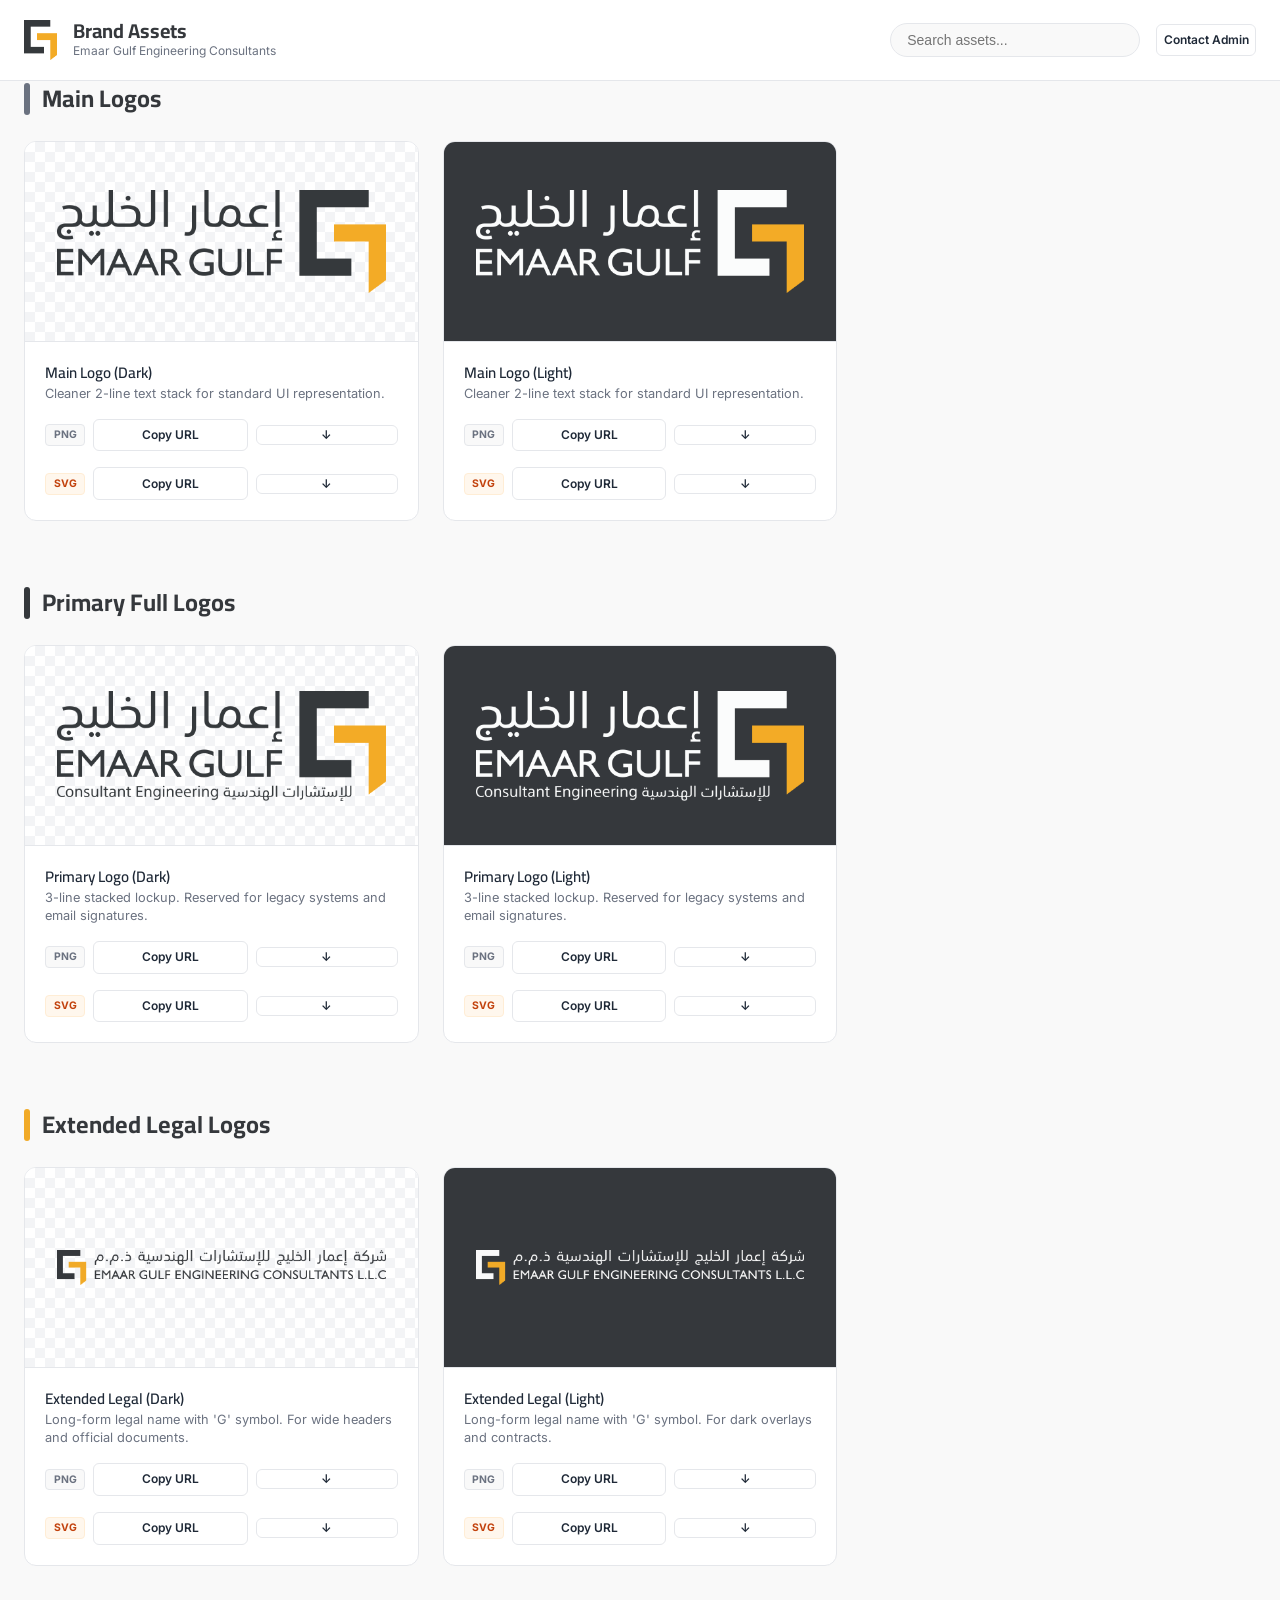
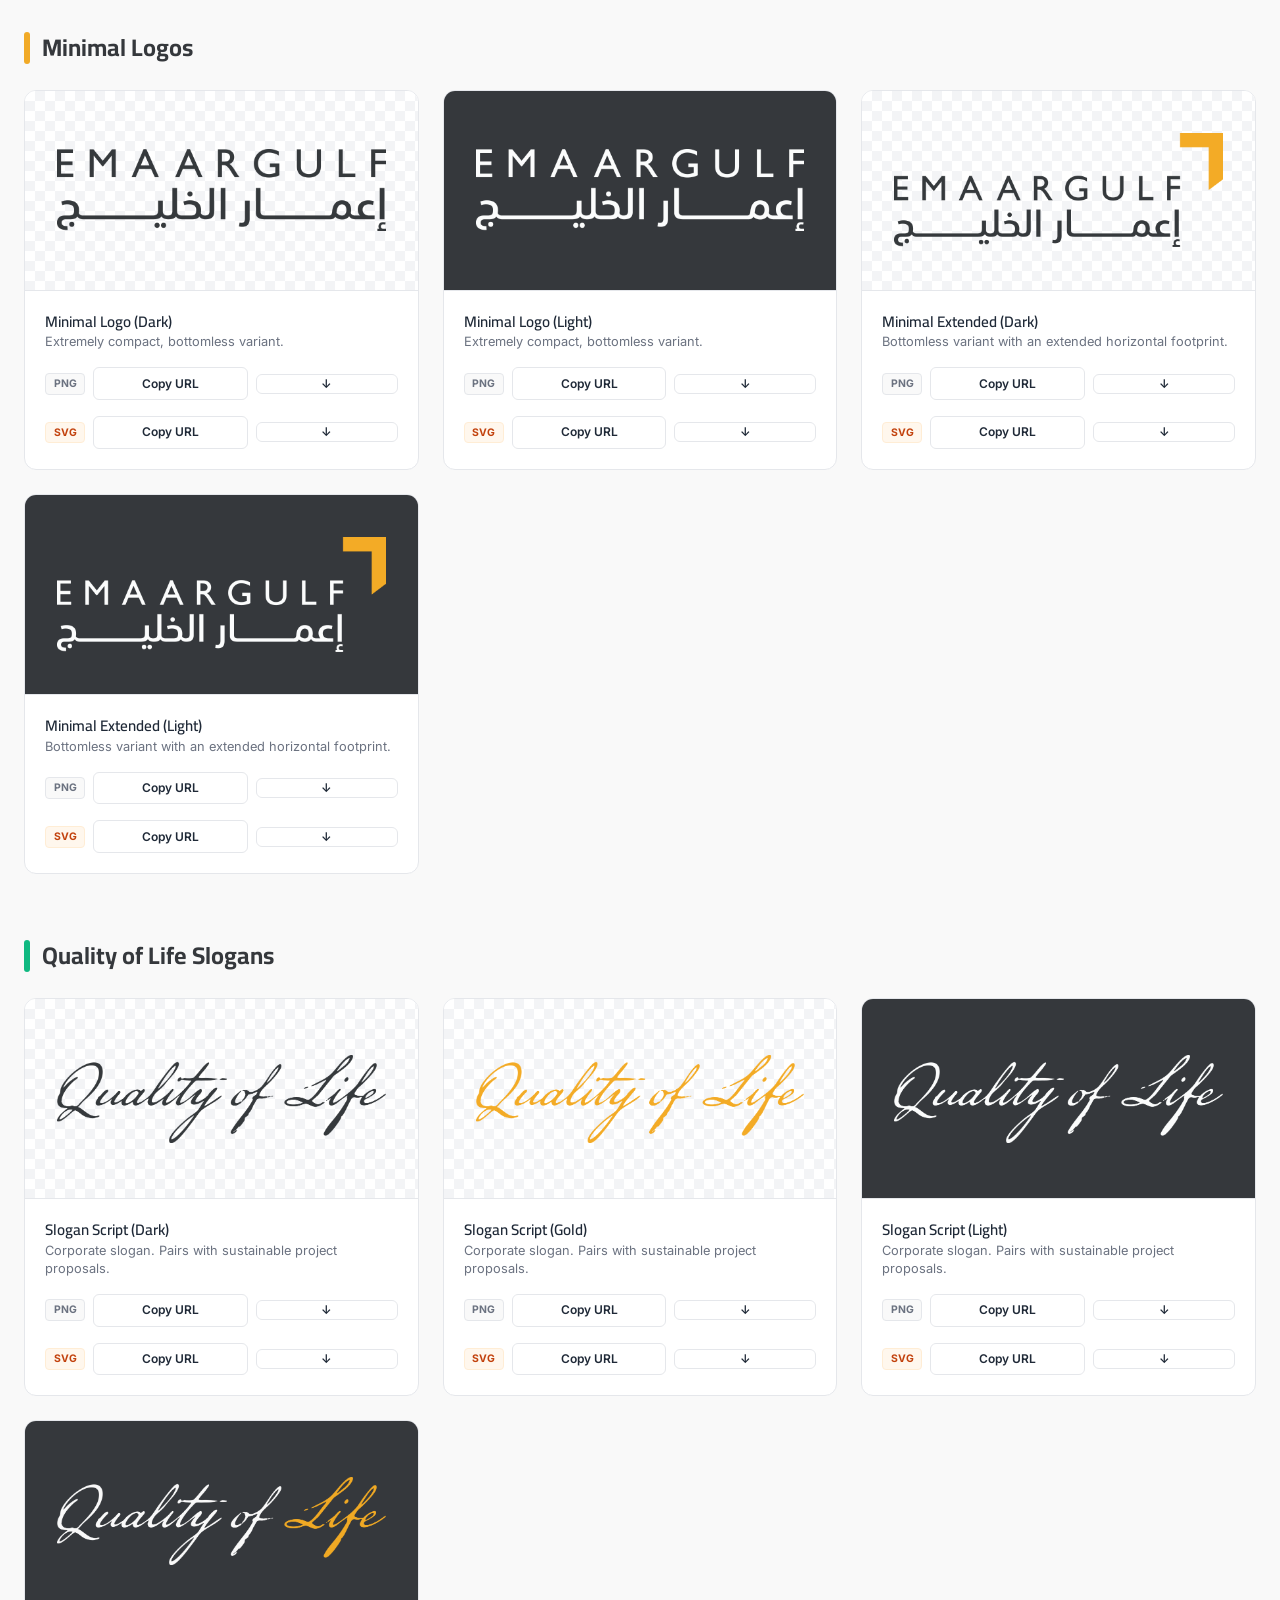
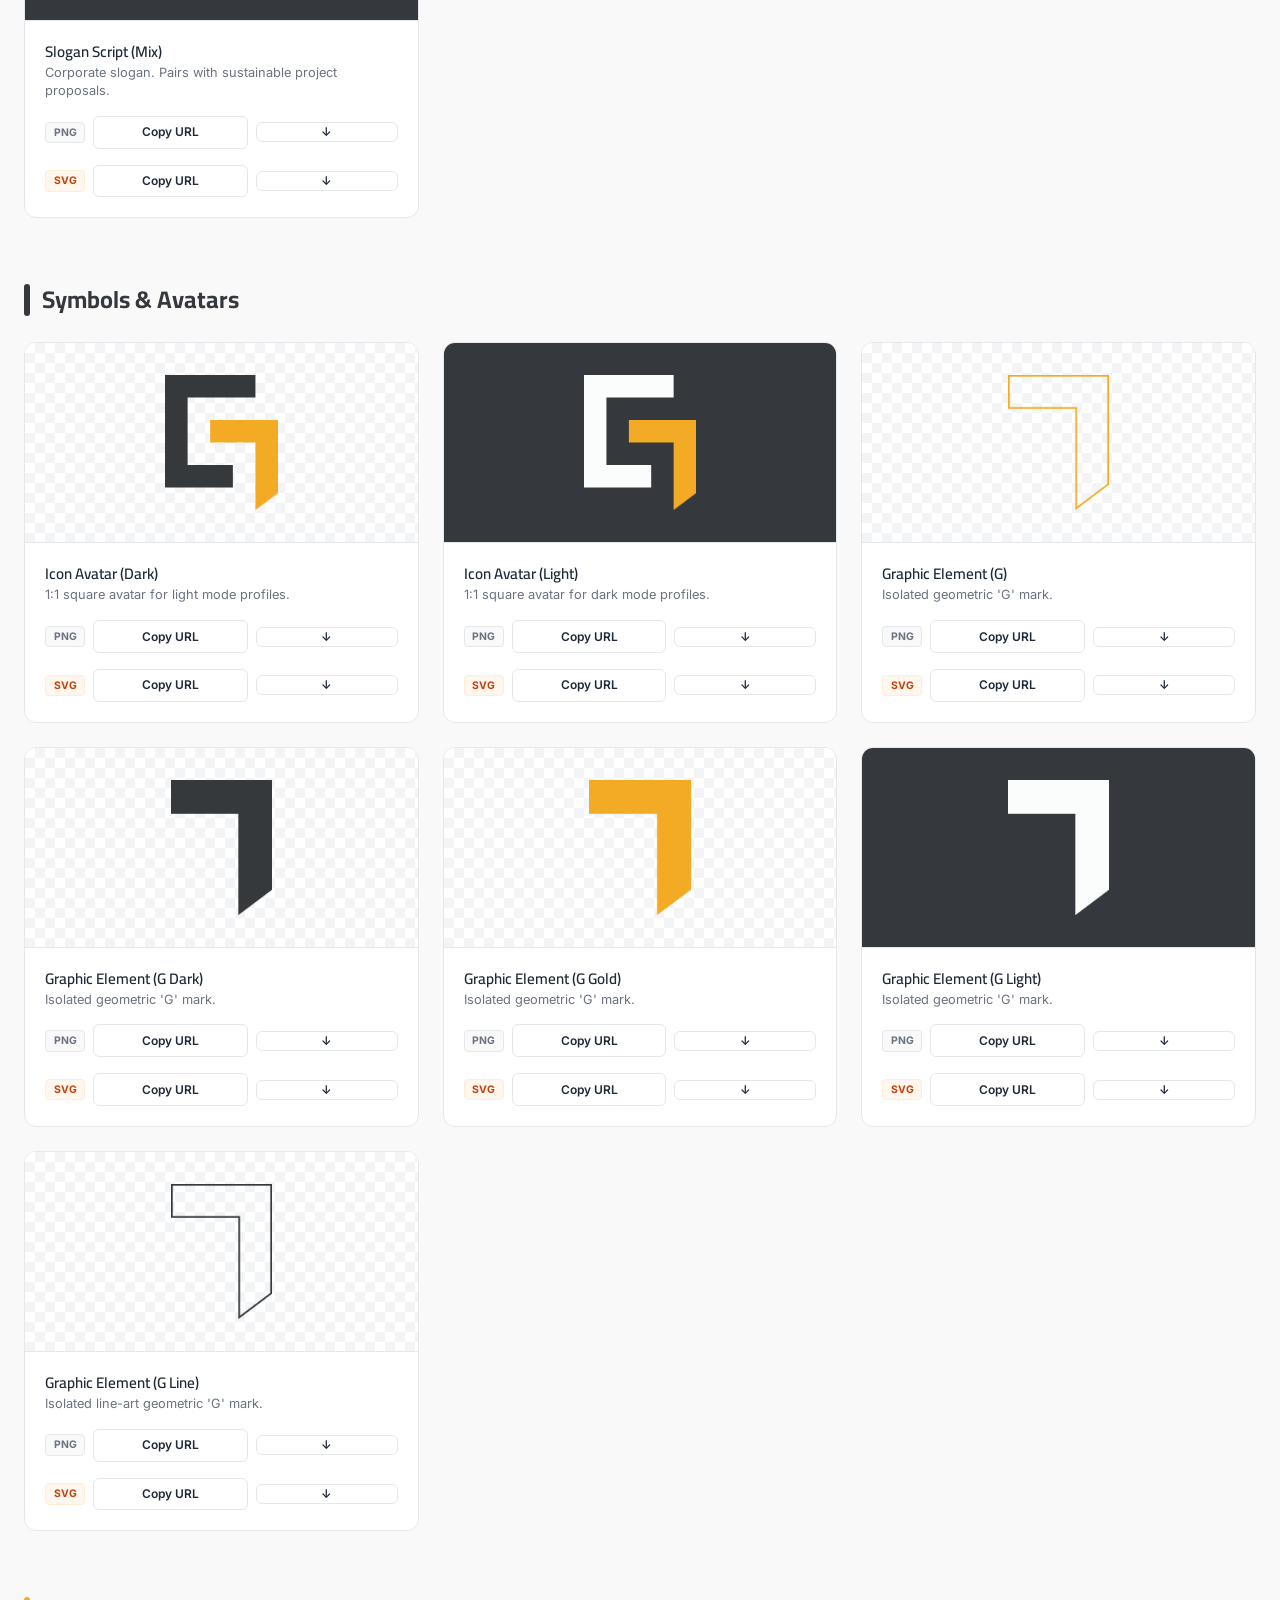
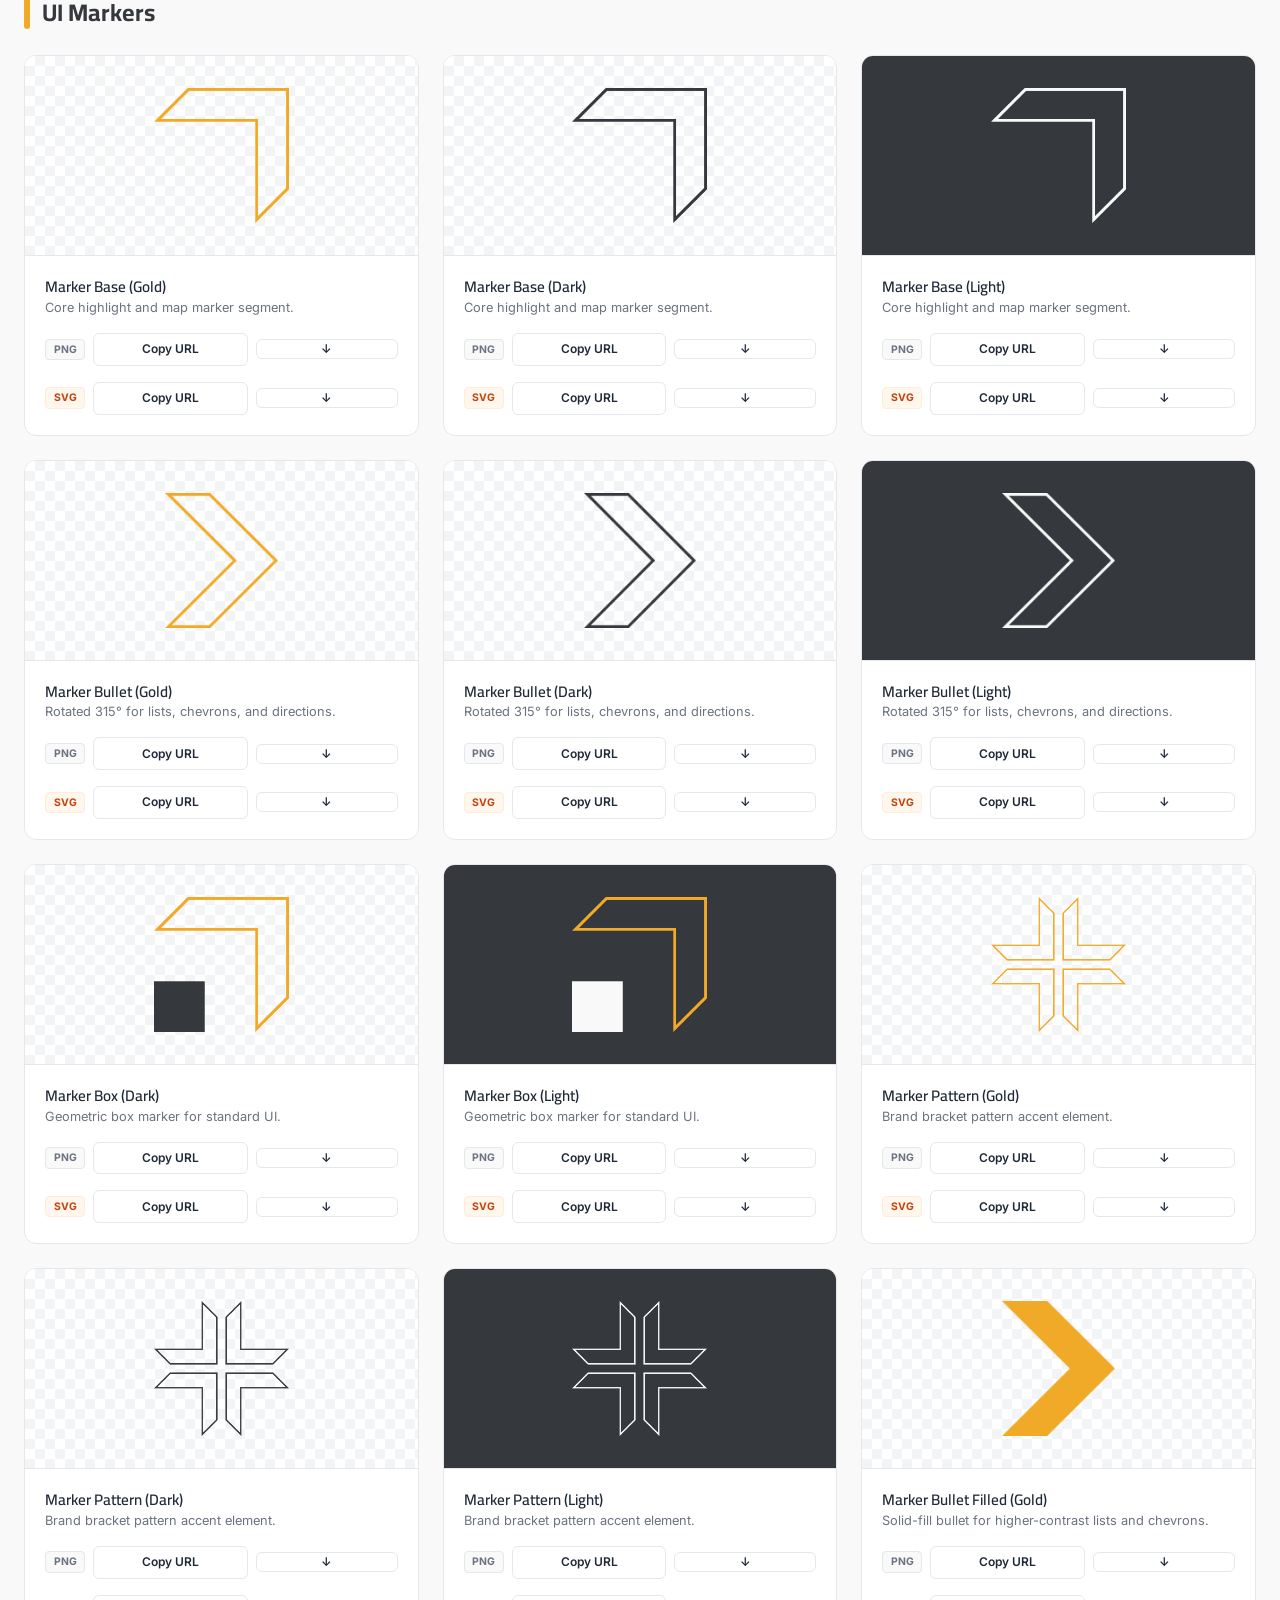
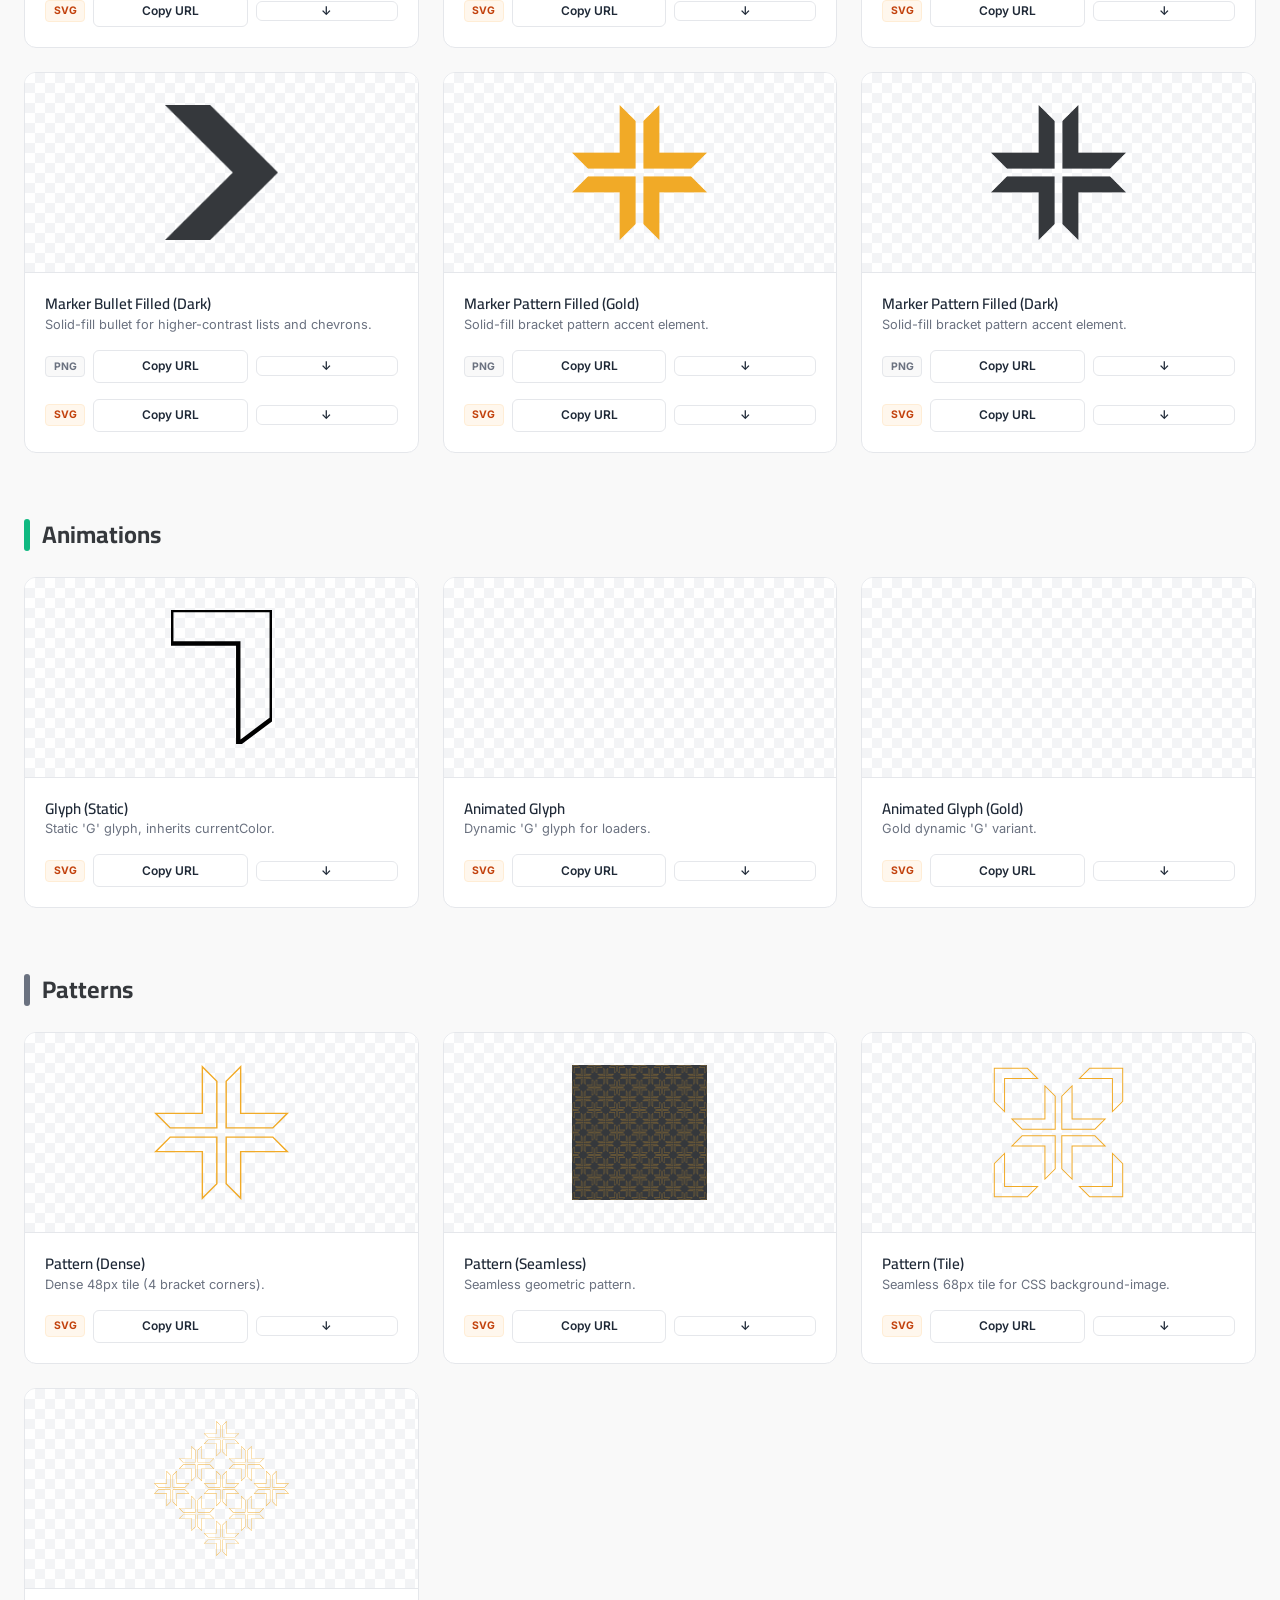
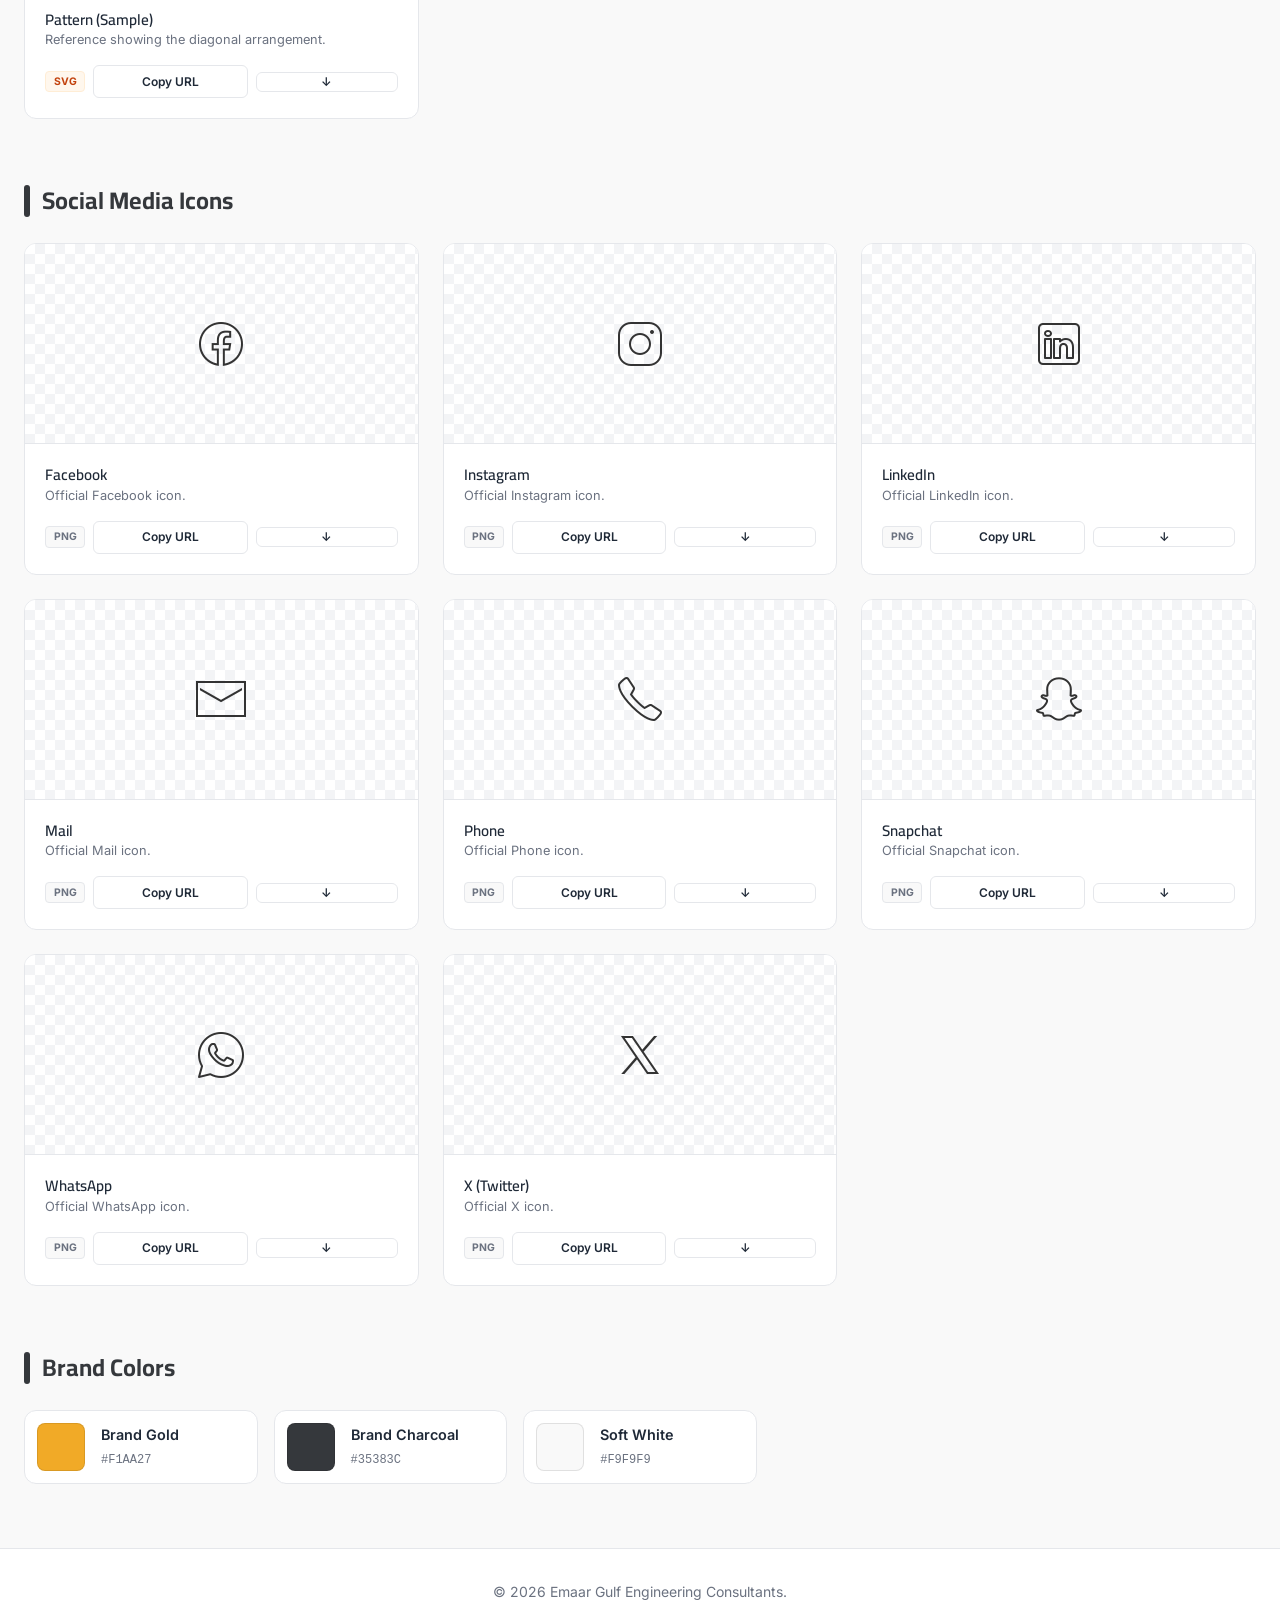
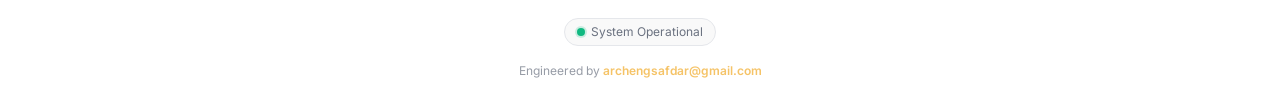
<file: index.html>
<!DOCTYPE html>
<html lang="en">
<head>
    <meta charset="UTF-8">
    <meta name="viewport" content="width=device-width, initial-scale=1.0, maximum-scale=5.0, viewport-fit=cover">
    <meta name="author" content="archengsafdar@gmail.com">
    <meta name="description" content="Official Brand Assets and Guidelines for Emaar Gulf Engineering Consultants.">
    <meta name="theme-color" content="#f1aa27">
    
    <title>Emaar Gulf | Brand Assets Portal</title>
    
    <link rel="preconnect" href="https://fonts.googleapis.com">
    <link rel="preconnect" href="https://fonts.gstatic.com" crossorigin>
    <link href="https://fonts.googleapis.com/css2?family=Cairo:wght@400;600;700&family=Inter:wght@400;500;600&display=swap" rel="stylesheet">
    
    <link id="favicon" rel="icon" type="image/png" href="">
    
    <style>
        /* --- CORE VARIABLES --- */
        /* Developer/Author: archengsafdar@gmail.com */
        :root {
            --primary: #f1aa27; 
            --primary-hover: #d4921b;
            --dark: #35383C;
            --bg-body: #f9f9f9;
            --surface: #ffffff;
            --border: #e5e7eb;
            --text-main: #1f2937;
            --text-muted: #6b7280;
            --success: #10b981;
            --danger: #ef4444;
            --radius: 0.75rem;
            --shadow: 0 4px 6px -1px rgba(0, 0, 0, 0.1), 0 2px 4px -1px rgba(0, 0, 0, 0.06);
            --transition: all 0.2s cubic-bezier(0.4, 0, 0.2, 1);
        }

        /* --- RESET & BASE --- */
        *, *::before, *::after { box-sizing: border-box; margin: 0; padding: 0; }
        body { font-family: 'Inter', sans-serif; background-color: var(--bg-body); color: var(--text-main); line-height: 1.5; -webkit-font-smoothing: antialiased; display: flex; flex-direction: column; min-height: 100vh; }
        h1, h2, h3, .font-brand { font-family: 'Cairo', sans-serif; }
        img, object { display: block; max-width: 100%; height: auto; }
        button { cursor: pointer; border: none; background: none; font: inherit; }
        a { text-decoration: none; color: inherit; }

        /* --- UTILITIES --- */
        .container { max-width: 1280px; margin: 0 auto; padding: 0 1.5rem; width: 100%; }
        .fade-in { animation: fadeIn 0.4s ease-out forwards; opacity: 0; transform: translateY(10px); }
        @keyframes fadeIn { to { opacity: 1; transform: translateY(0); } }
        
        .bg-checkered {
            background-color: #ffffff;
            background-image: 
                linear-gradient(45deg, #f3f4f6 25%, transparent 25%), 
                linear-gradient(-45deg, #f3f4f6 25%, transparent 25%), 
                linear-gradient(45deg, transparent 75%, #f3f4f6 75%), 
                linear-gradient(-45deg, transparent 75%, #f3f4f6 75%);
            background-size: 20px 20px;
            background-position: 0 0, 0 10px, 10px -10px, -10px 0px;
        }

        /* --- HEADER --- */
        header { background: var(--surface); border-bottom: 1px solid var(--border); position: sticky; top: 0; z-index: 100; backdrop-filter: blur(8px); background-color: rgba(255,255,255,0.95); }
        .header-inner { height: 80px; display: flex; align-items: center; justify-content: space-between; }
        .brand-block { display: flex; align-items: center; gap: 1rem; }
        .brand-logo { height: 40px; width: auto; transition: var(--transition); }
        .brand-text h1 { font-size: 1.25rem; font-weight: 700; color: var(--dark); line-height: 1.1; }
        .brand-text p { font-size: 0.75rem; color: var(--text-muted); }

        .search-bar {
            display: none; 
            background: var(--bg-body); border: 1px solid var(--border);
            padding: 0.5rem 1rem; border-radius: 99px;
            font-size: 0.875rem; width: 250px;
            transition: var(--transition);
        }
        .search-bar:focus { outline: none; border-color: var(--primary); box-shadow: 0 0 0 3px rgba(241, 170, 39, 0.2); }
        @media(min-width: 768px) { .search-bar { display: block; } }

        /* --- MAIN CONTENT --- */
        main { flex: 1; padding: 3rem 0; }
        .section { margin-bottom: 4rem; }
        .section-header { margin-bottom: 1.5rem; display: flex; align-items: center; gap: 0.75rem; }
        .section-pill { width: 6px; height: 32px; border-radius: 4px; }
        .section-title { font-size: 1.5rem; font-weight: 700; color: var(--dark); }

        /* --- CARD GRID --- */
        .grid { display: grid; grid-template-columns: repeat(auto-fill, minmax(300px, 1fr)); gap: 1.5rem; }
        
        .card { 
            background: var(--surface); border: 1px solid var(--border); border-radius: var(--radius); 
            overflow: hidden; display: flex; flex-direction: column; 
            transition: var(--transition);
        }
        .card:hover { transform: translateY(-2px); box-shadow: var(--shadow); border-color: var(--primary); }

        .preview-area { 
            height: 200px; position: relative; border-bottom: 1px solid var(--border); 
            display: flex; align-items: center; justify-content: center; padding: 2rem;
        }
        .preview-img { max-height: 100%; max-width: 100%; object-fit: contain; transition: transform 0.3s ease; }
        .card:hover .preview-img { transform: scale(1.05); }

        /* Controls overlay */
        .controls { 
            position: absolute; top: 10px; right: 10px; display: flex; gap: 4px; 
            background: rgba(255,255,255,0.9); padding: 4px; border-radius: 6px; 
            opacity: 0; transition: var(--transition); border: 1px solid var(--border);
        }
        .card:hover .controls { opacity: 1; }
        .ctrl-btn { width: 24px; height: 24px; border-radius: 4px; border: 1px solid var(--border); display: flex; align-items: center; justify-content: center; }
        .ctrl-btn:hover { border-color: var(--text-muted); }

        .card-body { padding: 1.25rem; display: flex; flex-direction: column; gap: 1rem; flex: 1; }
        .asset-name { font-weight: 600; color: var(--text-main); font-size: 0.95rem; }
        .asset-desc { font-size: 0.8rem; color: var(--text-muted); line-height: 1.4; flex: 1; }

        .action-row { display: flex; align-items: center; gap: 0.5rem; }
        .badge { font-size: 0.65rem; font-weight: 700; padding: 2px 6px; border-radius: 4px; text-transform: uppercase; width: 40px; text-align: center; }
        .badge-png { background: var(--bg-body); color: var(--text-muted); border: 1px solid var(--border); }
        .badge-svg { background: #fff7ed; color: #c2410c; border: 1px solid #ffedd5; }

        .btn { 
            flex: 1; padding: 0.4rem; font-size: 0.75rem; font-weight: 600; 
            border-radius: 6px; border: 1px solid var(--border); 
            background: var(--surface); color: var(--text-main); 
            transition: var(--transition); text-align: center; display: flex; align-items: center; justify-content: center; gap: 4px;
        }
        .btn:hover { background: var(--bg-body); border-color: var(--text-muted); }
        .btn-icon { width: 28px; padding: 0; }

        /* --- COLORS GRID --- */
        .color-grid { display: grid; grid-template-columns: repeat(auto-fill, minmax(200px, 1fr)); gap: 1rem; }
        .color-card { 
            background: var(--surface); border: 1px solid var(--border); padding: 0.75rem; 
            border-radius: var(--radius); display: flex; align-items: center; gap: 1rem;
            cursor: pointer; transition: var(--transition);
        }
        .color-card:hover { border-color: var(--primary); transform: translateX(4px); }
        .swatch { width: 48px; height: 48px; border-radius: 8px; border: 1px solid rgba(0,0,0,0.1); }
        .color-info h4 { font-size: 0.9rem; font-weight: 600; }
        .color-info code { font-size: 0.75rem; color: var(--text-muted); font-family: monospace; }

        /* --- FOOTER --- */
        footer { border-top: 1px solid var(--border); padding: 2rem 0; text-align: center; font-size: 0.875rem; color: var(--text-muted); background: var(--surface); }
        .status-badge { 
            display: inline-flex; align-items: center; gap: 6px; 
            padding: 4px 12px; border-radius: 99px; background: var(--bg-body); 
            border: 1px solid var(--border); font-size: 0.75rem; margin-top: 1rem;
        }
        .dot { width: 8px; height: 8px; border-radius: 50%; }
        .dot.ok { background: var(--success); box-shadow: 0 0 0 2px rgba(16, 185, 129, 0.2); }
        .dot.err { background: var(--danger); animation: pulse 1.5s infinite; }
        @keyframes pulse { 0% { opacity: 1; } 50% { opacity: 0.4; } 100% { opacity: 1; } }

        /* --- ERROR STATE --- */
        .error-placeholder { 
            width: 100%; height: 100%; display: flex; flex-direction: column; 
            align-items: center; justify-content: center; text-align: center;
            color: var(--danger); background: #fef2f2; padding: 1rem;
        }
    </style>
</head>
<body>

    <header>
        <div class="container header-inner">
            <div class="brand-block">
                <img id="header-logo" class="brand-logo" alt="Emaar Gulf" src="[data-uri]">
                <div class="brand-text">
                    <h1>Brand Assets</h1>
                    <p>Emaar Gulf Engineering Consultants</p>
                </div>
            </div>
            <div style="display: flex; gap: 1rem; align-items: center;">
                <input type="text" id="searchInput" class="search-bar" placeholder="Search assets..." onkeyup="filterAssets()">
                <a href="mailto:emaargulf.sa@gmail.com" class="btn">
                    Contact Admin
                </a>
            </div>
        </div>
    </header>

    <main id="app" class="container">
    </main>

    <footer>
        <div class="container">
            <p>&copy; <span id="year"></span> Emaar Gulf Engineering Consultants.</p>
            
            <div class="status-badge" id="system-status">
                <span class="dot ok"></span> System Operational
            </div>
            
            <p style="margin-top: 1rem; font-size: 0.75rem; opacity: 0.7;">
                Engineered by <a href="mailto:archengsafdar@gmail.com" style="font-weight: 600; color: var(--primary);">archengsafdar@gmail.com</a>
            </p>
        </div>
    </footer>

    <script>
        /**
         * INTELLIGENT ASSET MANAGER V6.2
         * Feature: SVG Animation Replay Trigger Engine
         * Developer/Author: archengsafdar@gmail.com
         */

        const CONFIG = {
            repoBase: "https://emaargulf.github.io/emaargulf-branding/", 
            assetsPath: "assets/logos/",
            
            sections: [
                {
                    title: "Main Logos",
                    color: "var(--text-muted)",
                    id: "sec-main",
                    items: [
                        { id: "main-dark", name: "Main Logo (Dark)", file: "logo-main-dark", desc: "Cleaner 2-line text stack for standard UI representation.", bg: "bg-checkered" },
                        { id: "main-light", name: "Main Logo (Light)", file: "logo-main-light", desc: "Cleaner 2-line text stack for standard UI representation.", bg: "var(--dark)" }
                    ]
                },
                {
                    title: "Primary Full Logos",
                    color: "var(--dark)",
                    id: "sec-full",
                    items: [
                        { id: "full-dark", name: "Primary Logo (Dark)", file: "logo-full-dark", desc: "3-line stacked lockup. Reserved for legacy systems and email signatures.", bg: "bg-checkered" },
                        { id: "full-light", name: "Primary Logo (Light)", file: "logo-full-light", desc: "3-line stacked lockup. Reserved for legacy systems and email signatures.", bg: "var(--dark)" }
                    ]
                },
                {
                    title: "Extended Legal Logos",
                    color: "var(--primary)",
                    id: "sec-extended",
                    items: [
                        { id: "ext-dark", name: "Extended Legal (Dark)", file: "logo-extended-dark", desc: "Long-form legal name with 'G' symbol. For wide headers and official documents.", bg: "bg-checkered" },
                        { id: "ext-light", name: "Extended Legal (Light)", file: "logo-extended-light", desc: "Long-form legal name with 'G' symbol. For dark overlays and contracts.", bg: "var(--dark)" }
                    ]
                },
                {
                    title: "Minimal Logos",
                    color: "var(--primary)",
                    id: "sec-minimal",
                    items: [
                        { id: "min-dark", name: "Minimal Logo (Dark)", file: "logo-minimal-dark", desc: "Extremely compact, bottomless variant.", bg: "bg-checkered" },
                        { id: "min-light", name: "Minimal Logo (Light)", file: "logo-minimal-light", desc: "Extremely compact, bottomless variant.", bg: "var(--dark)" },
                        { id: "min-ex-dark", name: "Minimal Extended (Dark)", file: "logo-minimal-ex-dark", desc: "Bottomless variant with an extended horizontal footprint.", bg: "bg-checkered" },
                        { id: "min-ex-light", name: "Minimal Extended (Light)", file: "logo-minimal-ex-light", desc: "Bottomless variant with an extended horizontal footprint.", bg: "var(--dark)" }
                    ]
                },
                {
                    title: "Quality of Life Slogans",
                    color: "var(--success)",
                    id: "sec-slogans",
                    items: [
                        { id: "slogan-dark", name: "Slogan Script (Dark)", file: "logo-slogan-dark", desc: "Corporate slogan. Pairs with sustainable project proposals.", bg: "bg-checkered" },
                        { id: "slogan-gold", name: "Slogan Script (Gold)", file: "logo-slogan-gold", desc: "Corporate slogan. Pairs with sustainable project proposals.", bg: "bg-checkered" },
                        { id: "slogan-light", name: "Slogan Script (Light)", file: "logo-slogan-light", desc: "Corporate slogan. Pairs with sustainable project proposals.", bg: "var(--dark)" },
                        { id: "slogan-mix", name: "Slogan Script (Mix)", file: "logo-slogan-mix", desc: "Corporate slogan. Pairs with sustainable project proposals.", bg: "var(--dark)" }
                    ]
                },
                {
                    title: "Symbols & Avatars",
                    color: "var(--dark)",
                    id: "sec-icons",
                    items: [
                        { id: "icon-dark", name: "Icon Avatar (Dark)", file: "logo-icon-dark", desc: "1:1 square avatar for light mode profiles.", bg: "bg-checkered" },
                        { id: "icon-light", name: "Icon Avatar (Light)", file: "logo-icon-light", desc: "1:1 square avatar for dark mode profiles.", bg: "var(--dark)" },
                        { id: "part-g", name: "Graphic Element (G)", file: "logo-part-g", desc: "Isolated geometric 'G' mark.", bg: "bg-checkered" },
                        { id: "part-g-dark", name: "Graphic Element (G Dark)", file: "logo-part-g-dark", desc: "Isolated geometric 'G' mark.", bg: "bg-checkered" },
                        { id: "part-g-gold", name: "Graphic Element (G Gold)", file: "logo-part-g-gold", desc: "Isolated geometric 'G' mark.", bg: "bg-checkered" },
                        { id: "part-g-light", name: "Graphic Element (G Light)", file: "logo-part-g-light", desc: "Isolated geometric 'G' mark.", bg: "var(--dark)" },
                        { id: "part-g-line-dark", name: "Graphic Element (G Line)", file: "logo-part-g-line-dark", desc: "Isolated line-art geometric 'G' mark.", bg: "bg-checkered" }
                    ]
                },
                {
                    title: "UI Markers",
                    color: "var(--primary)",
                    id: "sec-markers",
                    items: [
                        { id: "mk-base-gold", name: "Marker Base (Gold)", file: "../markers/marker-base-gold", desc: "Core highlight and map marker segment.", bg: "bg-checkered" },
                        { id: "mk-base-dark", name: "Marker Base (Dark)", file: "../markers/marker-base-dark", desc: "Core highlight and map marker segment.", bg: "bg-checkered" },
                        { id: "mk-base-light", name: "Marker Base (Light)", file: "../markers/marker-base-light", desc: "Core highlight and map marker segment.", bg: "var(--dark)" },
                        { id: "mk-bullet-gold", name: "Marker Bullet (Gold)", file: "../markers/marker-bullet-gold", desc: "Rotated 315° for lists, chevrons, and directions.", bg: "bg-checkered" },
                        { id: "mk-bullet-dark", name: "Marker Bullet (Dark)", file: "../markers/marker-bullet-dark", desc: "Rotated 315° for lists, chevrons, and directions.", bg: "bg-checkered" },
                        { id: "mk-bullet-light", name: "Marker Bullet (Light)", file: "../markers/marker-bullet-light", desc: "Rotated 315° for lists, chevrons, and directions.", bg: "var(--dark)" },
                        { id: "mk-box-dark", name: "Marker Box (Dark)", file: "../markers/marker-box-dark", desc: "Geometric box marker for standard UI.", bg: "bg-checkered" },
                        { id: "mk-box-light", name: "Marker Box (Light)", file: "../markers/marker-box-light", desc: "Geometric box marker for standard UI.", bg: "var(--dark)" },
                        { id: "mk-pattern-gold", name: "Marker Pattern (Gold)", file: "../markers/marker-pattern-gold", desc: "Brand bracket pattern accent element.", bg: "bg-checkered" },
                        { id: "mk-pattern-dark", name: "Marker Pattern (Dark)", file: "../markers/marker-pattern-dark", desc: "Brand bracket pattern accent element.", bg: "bg-checkered" },
                        { id: "mk-pattern-light", name: "Marker Pattern (Light)", file: "../markers/marker-pattern-light", desc: "Brand bracket pattern accent element.", bg: "var(--dark)" },
                        { id: "mk-bullet-filled-gold", name: "Marker Bullet Filled (Gold)", file: "../markers/marker-bullet-filled-gold", desc: "Solid-fill bullet for higher-contrast lists and chevrons.", bg: "bg-checkered" },
                        { id: "mk-bullet-filled-dark", name: "Marker Bullet Filled (Dark)", file: "../markers/marker-bullet-filled-dark", desc: "Solid-fill bullet for higher-contrast lists and chevrons.", bg: "bg-checkered" },
                        { id: "mk-pattern-filled-gold", name: "Marker Pattern Filled (Gold)", file: "../markers/marker-pattern-filled-gold", desc: "Solid-fill bracket pattern accent element.", bg: "bg-checkered" },
                        { id: "mk-pattern-filled-dark", name: "Marker Pattern Filled (Dark)", file: "../markers/marker-pattern-filled-dark", desc: "Solid-fill bracket pattern accent element.", bg: "bg-checkered" }
                    ]
                },
                {
                    title: "Animations",
                    color: "var(--success)",
                    id: "sec-animations",
                    items: [
                        { id: "anim-glyph-static", name: "Glyph (Static)", file: "../animations/glyph-g", desc: "Static 'G' glyph, inherits currentColor.", bg: "bg-checkered", svgOnly: true },
                        { id: "anim-glyph", name: "Animated Glyph", file: "../animations/glyph-g-animated", desc: "Dynamic 'G' glyph for loaders.", bg: "bg-checkered", animated: true, svgOnly: true },
                        { id: "anim-glyph-gold", name: "Animated Glyph (Gold)", file: "../animations/glyph-g-animated-gold", desc: "Gold dynamic 'G' variant.", bg: "bg-checkered", animated: true, svgOnly: true }
                    ]
                },
                {
                    title: "Patterns",
                    color: "var(--text-muted)",
                    id: "sec-patterns",
                    items: [
                        { id: "pattern-base", name: "Pattern (Dense)", file: "../patterns/pattern-g", desc: "Dense 48px tile (4 bracket corners).", bg: "bg-checkered", animated: false, svgOnly: true },
                        { id: "pattern-seamless", name: "Pattern (Seamless)", file: "../patterns/pattern-g-seamless", desc: "Seamless geometric pattern.", bg: "bg-checkered", animated: false, svgOnly: true },
                        { id: "pattern-tile", name: "Pattern (Tile)", file: "../patterns/pattern-g-tile", desc: "Seamless 68px tile for CSS background-image.", bg: "bg-checkered", animated: false, svgOnly: true },
                        { id: "pattern-sample", name: "Pattern (Sample)", file: "../patterns/pattern-g-sample", desc: "Reference showing the diagonal arrangement.", bg: "bg-checkered", animated: false, svgOnly: true }
                    ]
                },
                {
                    title: "Social Media Icons",
                    color: "var(--dark)",
                    id: "sec-social",
                    items: [
                        { id: "soc-facebook", name: "Facebook", file: "../social/facebook", desc: "Official Facebook icon.", bg: "bg-checkered", pngOnly: true },
                        { id: "soc-instagram", name: "Instagram", file: "../social/instagram", desc: "Official Instagram icon.", bg: "bg-checkered", pngOnly: true },
                        { id: "soc-linkedin", name: "LinkedIn", file: "../social/linkedin", desc: "Official LinkedIn icon.", bg: "bg-checkered", pngOnly: true },
                        { id: "soc-mail", name: "Mail", file: "../social/mail", desc: "Official Mail icon.", bg: "bg-checkered", pngOnly: true },
                        { id: "soc-phone", name: "Phone", file: "../social/phone", desc: "Official Phone icon.", bg: "bg-checkered", pngOnly: true },
                        { id: "soc-snapchat", name: "Snapchat", file: "../social/snapchat", desc: "Official Snapchat icon.", bg: "bg-checkered", pngOnly: true },
                        { id: "soc-whatsapp", name: "WhatsApp", file: "../social/whatsapp", desc: "Official WhatsApp icon.", bg: "bg-checkered", pngOnly: true },
                        { id: "soc-x", name: "X (Twitter)", file: "../social/x", desc: "Official X icon.", bg: "bg-checkered", pngOnly: true }
                    ]
                }
            ],
            colors: [
                { name: "Brand Gold", hex: "#F1AA27" },
                { name: "Brand Charcoal", hex: "#35383C" },
                { name: "Soft White", hex: "#F9F9F9" }
            ]
        };

        // Global Error Counter
        let errorCount = 0;

        function init() {
            const app = document.getElementById('app');
            document.getElementById('year').textContent = new Date().getFullYear();
            
            // Set Header Logo & Favicon Dynamically
            const iconUrl = getUrl('logo-icon-dark.png');
            document.getElementById('header-logo').src = iconUrl;
            document.getElementById('favicon').href = iconUrl;

            // Render Sections
            CONFIG.sections.forEach((section, index) => {
                const delay = index * 100; // Stagger animation
                const html = `
                    <div class="section fade-in" style="animation-delay: ${delay}ms" id="${section.id}">
                        <div class="section-header">
                            <div class="section-pill" style="background: ${section.color}"></div>
                            <h2 class="section-title">${section.title}</h2>
                        </div>
                        <div class="grid">
                            ${section.items.map(item => renderCard(item)).join('')}
                        </div>
                    </div>
                `;
                app.innerHTML += html;
            });

            // Render Colors
            renderColors(app);
        }

        function renderCard(item) {
            const pngUrl = getUrl(item.file + '.png');
            const svgUrl = getUrl(item.file + '.svg');
            const uid = `card-${item.id}`;
            const objId = `obj-${item.id}`;
            const bgStyle = item.bg.startsWith('#') || item.bg.startsWith('var') ? `background: ${item.bg}` : '';
            const bgClass = item.bg.startsWith('#') || item.bg.startsWith('var') ? '' : item.bg;

            const isAnimated = item.animated === true;
            const svgOnly = item.svgOnly === true;
            const pngOnly = item.pngOnly === true;

            let previewElement = '';
            if (isAnimated) {
                // Mapped objId for replay triggers
                previewElement = `<object id="${objId}" data="${svgUrl}" type="image/svg+xml" class="preview-img" style="pointer-events: none;"></object>`;
            } else {
                const imgSrc = svgOnly ? svgUrl : pngUrl;
                previewElement = `<img src="${imgSrc}" class="preview-img" alt="${item.name}" onerror="handleError(this, '${item.file}')">`;
            }

            // Create explicit Replay control if animated
            const replayControl = isAnimated ? `
                <button class="ctrl-btn" style="background:#fff; color:var(--text-main); font-size:16px; font-weight:bold;" onclick="replayAnim('${objId}')" title="Replay Animation">▶</button>
            ` : '';

            // Hide PNG controls if asset does not generate PNGs
            const pngAction = svgOnly ? '' : `
                <div class="action-row">
                    <span class="badge badge-png">PNG</span>
                    <button onclick="copyToClipboard('${pngUrl}', this)" class="btn">Copy URL</button>
                    <a href="${pngUrl}" download target="_blank" class="btn btn-icon">↓</a>
                </div>
            `;

            // Hide SVG controls if asset does not generate SVGs
            const svgAction = pngOnly ? '' : `
                <div class="action-row">
                    <span class="badge badge-svg">SVG</span>
                    <button onclick="copyToClipboard('${svgUrl}', this)" class="btn">Copy URL</button>
                    <a href="${svgUrl}" download target="_blank" class="btn btn-icon">↓</a>
                </div>
            `;

            return `
                <div class="card search-item" data-name="${item.name.toLowerCase()}">
                    <div id="${uid}" class="preview-area ${bgClass}" style="${bgStyle}">
                        ${previewElement}
                        
                        <div class="controls">
                            ${replayControl}
                            <button class="ctrl-btn bg-checkered" onclick="setBg('${uid}', 'bg-checkered')" title="Transparent"></button>
                            <button class="ctrl-btn" style="background:#fff" onclick="setBg('${uid}', 'white')" title="White"></button>
                            <button class="ctrl-btn" style="background:var(--dark)" onclick="setBg('${uid}', 'var(--dark)')" title="Dark"></button>
                        </div>
                    </div>
                    
                    <div class="card-body">
                        <div>
                            <h3 class="asset-name">${item.name}</h3>
                            <p class="asset-desc">${item.desc}</p>
                        </div>
                        
                        ${pngAction}
                        ${svgAction}
                    </div>
                </div>
            `;
        }

        function renderColors(container) {
            const html = `
                <div class="section fade-in">
                    <div class="section-header">
                        <div class="section-pill" style="background: var(--dark)"></div>
                        <h2 class="section-title">Brand Colors</h2>
                    </div>
                    <div class="color-grid">
                        ${CONFIG.colors.map(c => `
                            <div class="color-card" onclick="copyToClipboard('${c.hex}', this, true)">
                                <div class="swatch" style="background: ${c.hex}"></div>
                                <div class="color-info">
                                    <h4>${c.name}</h4>
                                    <code>${c.hex}</code>
                                </div>
                            </div>
                        `).join('')}
                    </div>
                </div>
            `;
            container.innerHTML += html;
        }

        // --- INTELLIGENCE FUNCTIONS ---

        function getUrl(filename) {
            return `${CONFIG.repoBase}${CONFIG.assetsPath}${filename}`; 
        }

        function setBg(id, value) {
            const el = document.getElementById(id);
            el.className = 'preview-area'; 
            el.style.background = '';
            
            if (value === 'bg-checkered') {
                el.classList.add('bg-checkered');
            } else if (value === 'white') {
                el.style.background = '#ffffff';
            } else {
                el.style.background = value;
            }
        }
        
        function replayAnim(objectId) {
            const obj = document.getElementById(objectId);
            if (obj) {
                // Cache-bust the URL parameter to safely force the browser to replay the SVG without violating CORS
                const currentData = obj.getAttribute('data');
                const cleanUrl = currentData.split('?')[0];
                obj.setAttribute('data', cleanUrl + '?t=' + new Date().getTime());
            }
        }

        function filterAssets() {
            const term = document.getElementById('searchInput').value.toLowerCase();
            const items = document.querySelectorAll('.search-item');
            
            items.forEach(item => {
                const name = item.getAttribute('data-name');
                if (name.includes(term)) {
                    item.style.display = 'flex';
                } else {
                    item.style.display = 'none';
                }
            });
        }

        function handleError(img, filename) {
            errorCount++;
            const parent = img.closest('.preview-area');
            
            parent.innerHTML = `
                <div class="error-placeholder">
                    <div style="font-size: 2rem; margin-bottom: 0.5rem">⚠️</div>
                    <div style="font-weight: 700; font-size: 0.8rem;">Asset Missing</div>
                    <code style="font-size: 0.6rem; margin-top: 0.25rem; color: var(--text-muted)">${filename}</code>
                </div>
            `;
            
            updateSystemStatus();
        }

        function updateSystemStatus() {
            const badge = document.getElementById('system-status');
            const dot = badge.querySelector('.dot');
            
            if (errorCount > 0) {
                dot.className = 'dot err';
                badge.innerHTML = `<span class="dot err"></span> ${errorCount} Missing Asset(s)`;
                badge.style.color = 'var(--danger)';
                badge.style.borderColor = 'var(--danger)';
            }
        }

        async function copyToClipboard(text, btn, isColor = false) {
            const originalContent = btn.innerHTML;
            
            try {
                await navigator.clipboard.writeText(text);
                
                if (isColor) {
                    const card = btn; 
                    card.style.borderColor = 'var(--success)';
                    setTimeout(() => card.style.borderColor = '', 1000);
                } else {
                    btn.innerHTML = `<span style="color:var(--success)">✔ Copied</span>`;
                    btn.style.borderColor = 'var(--success)';
                }
            } catch (err) {
                const ta = document.createElement('textarea');
                ta.value = text;
                document.body.appendChild(ta);
                ta.select();
                document.execCommand('copy');
                document.body.removeChild(ta);
                btn.innerText = "Copied!";
            }

            if (!isColor) {
                setTimeout(() => {
                    btn.innerHTML = originalContent;
                    btn.style.borderColor = '';
                }, 2000);
            }
        }

        init();

    </script>
</body>
</html>
</file>
